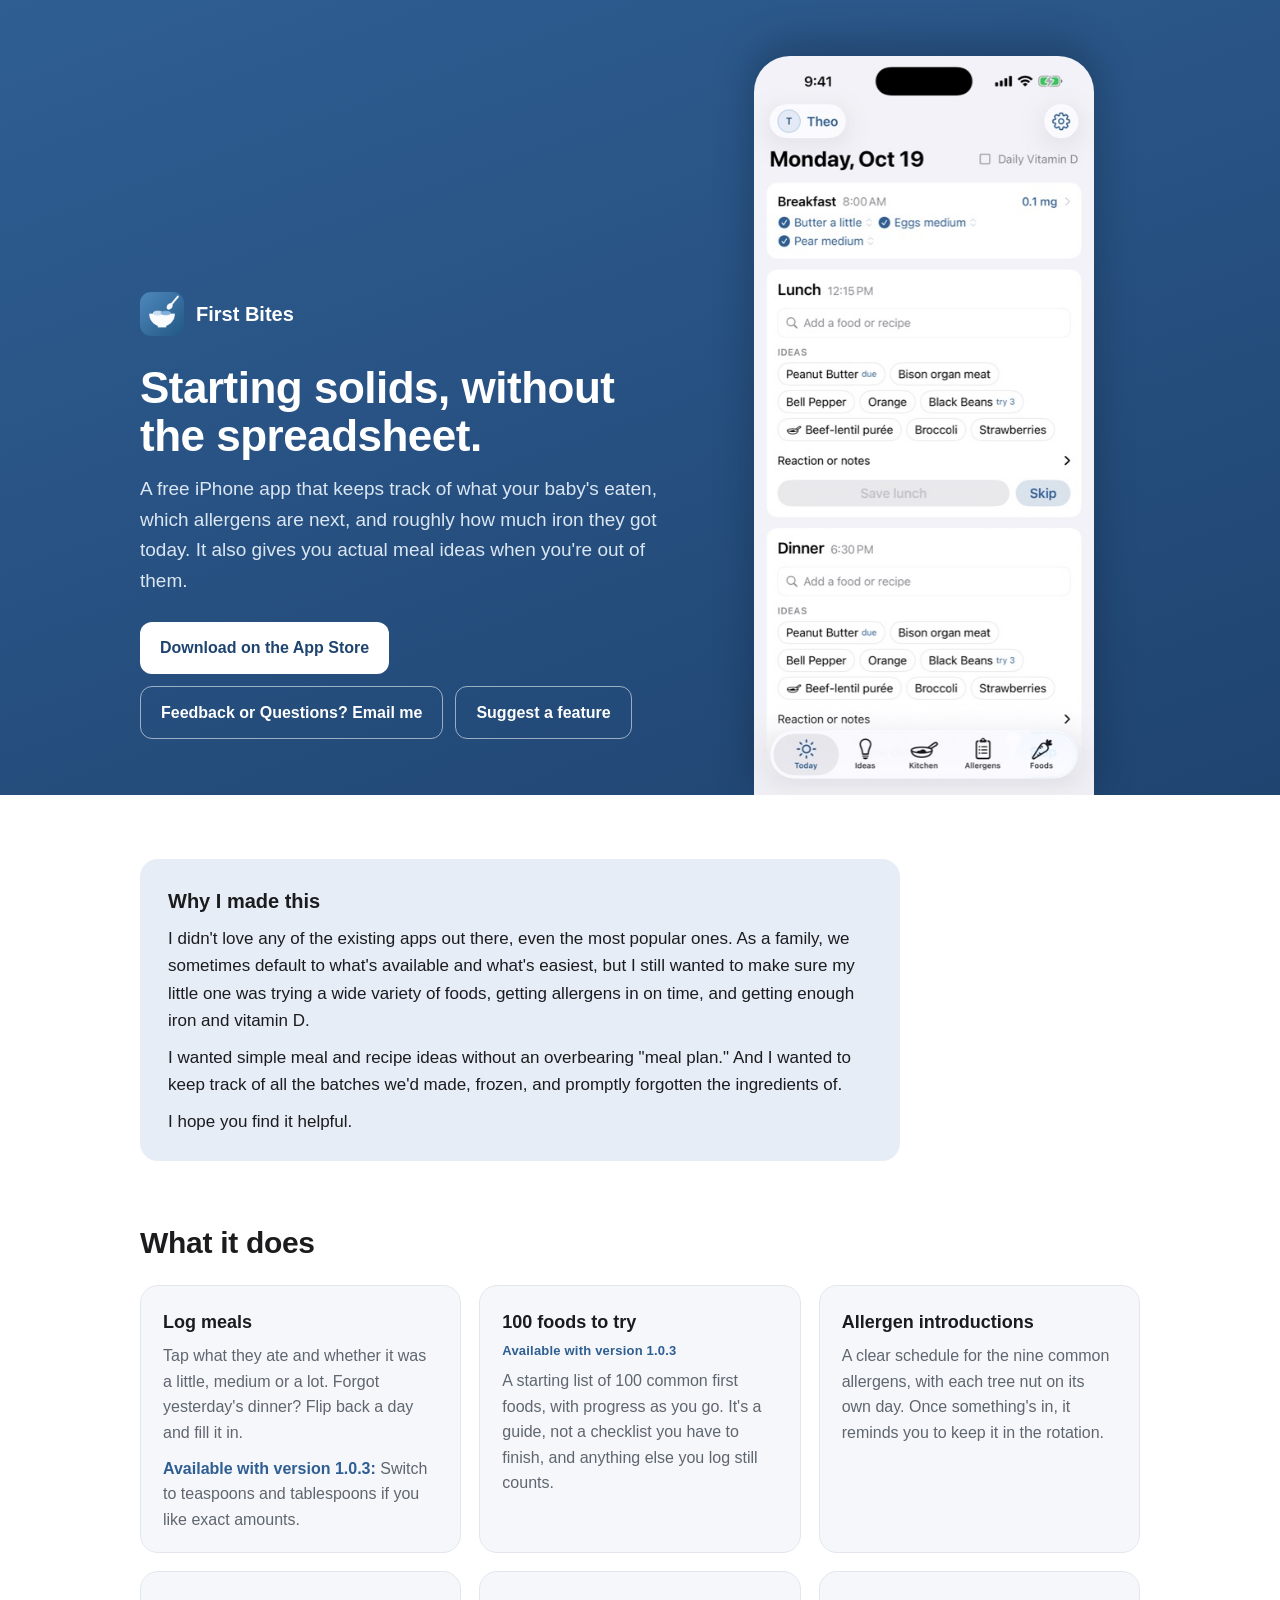
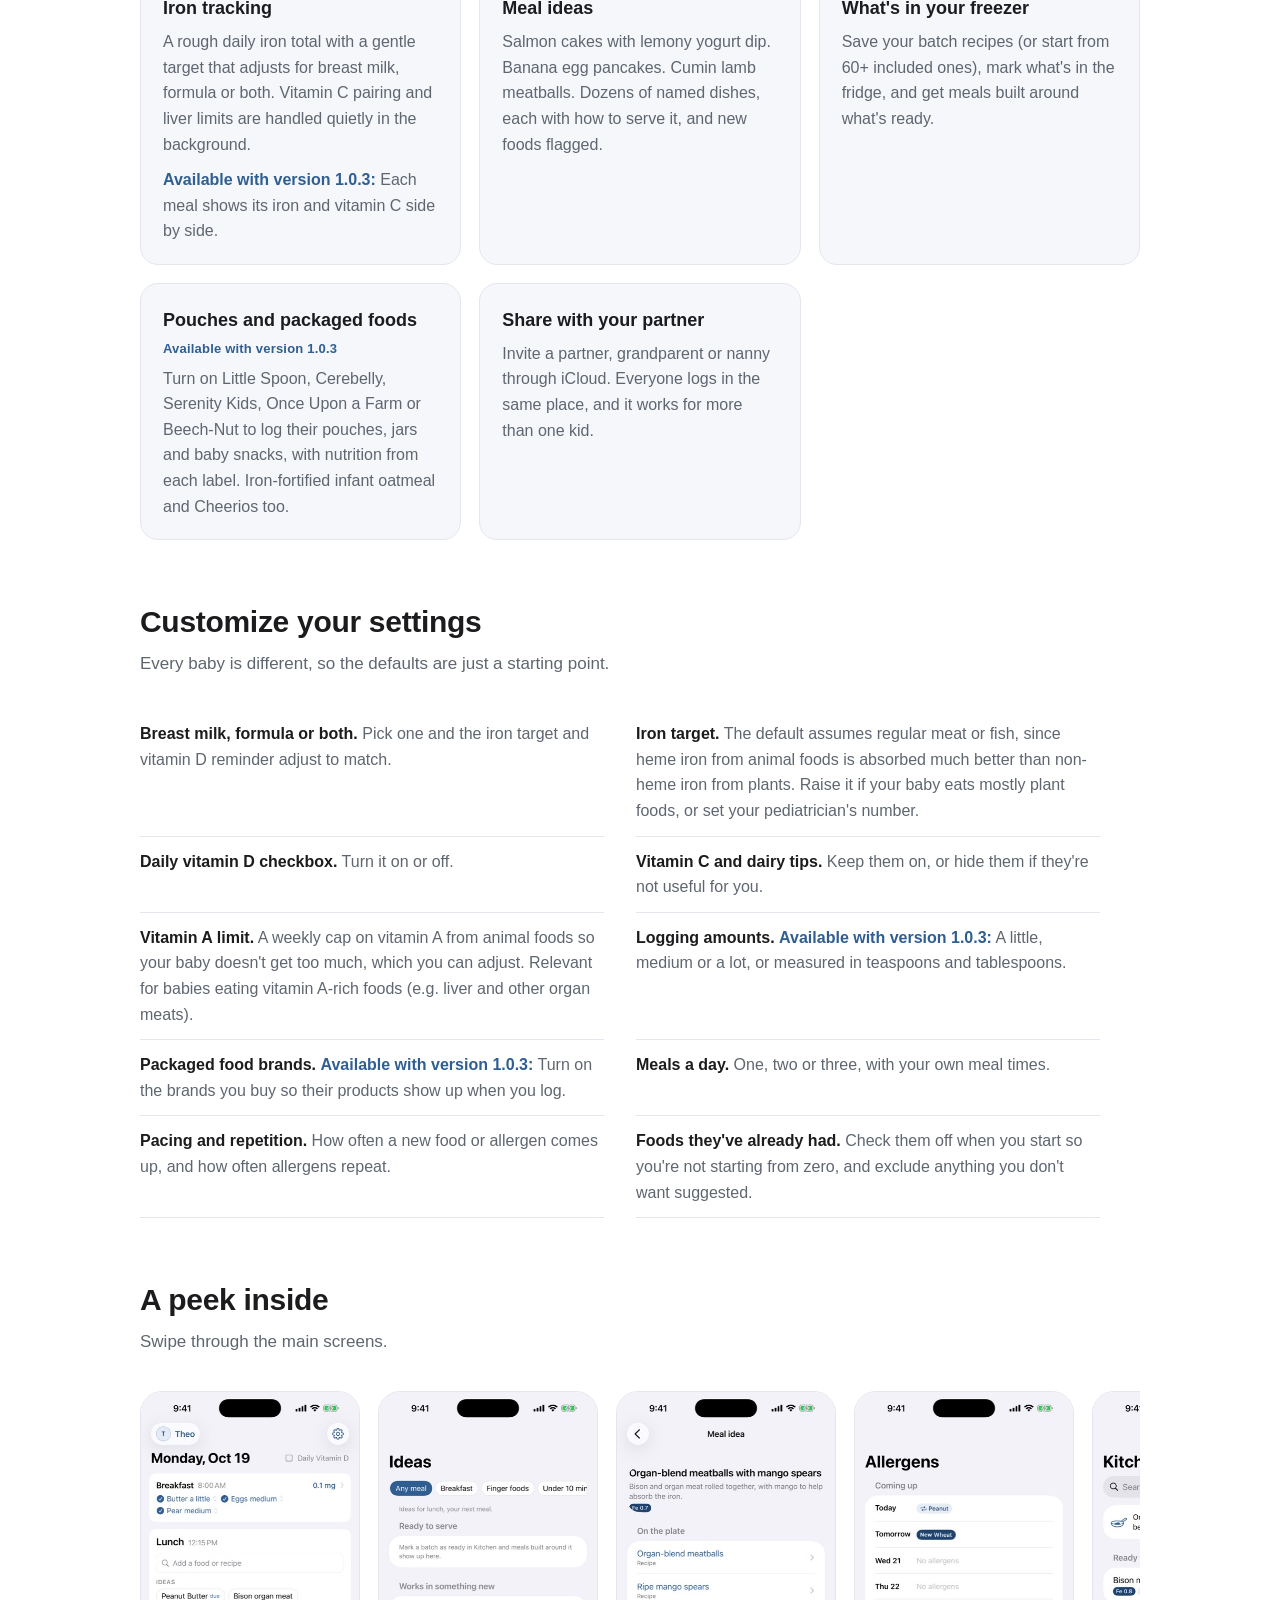
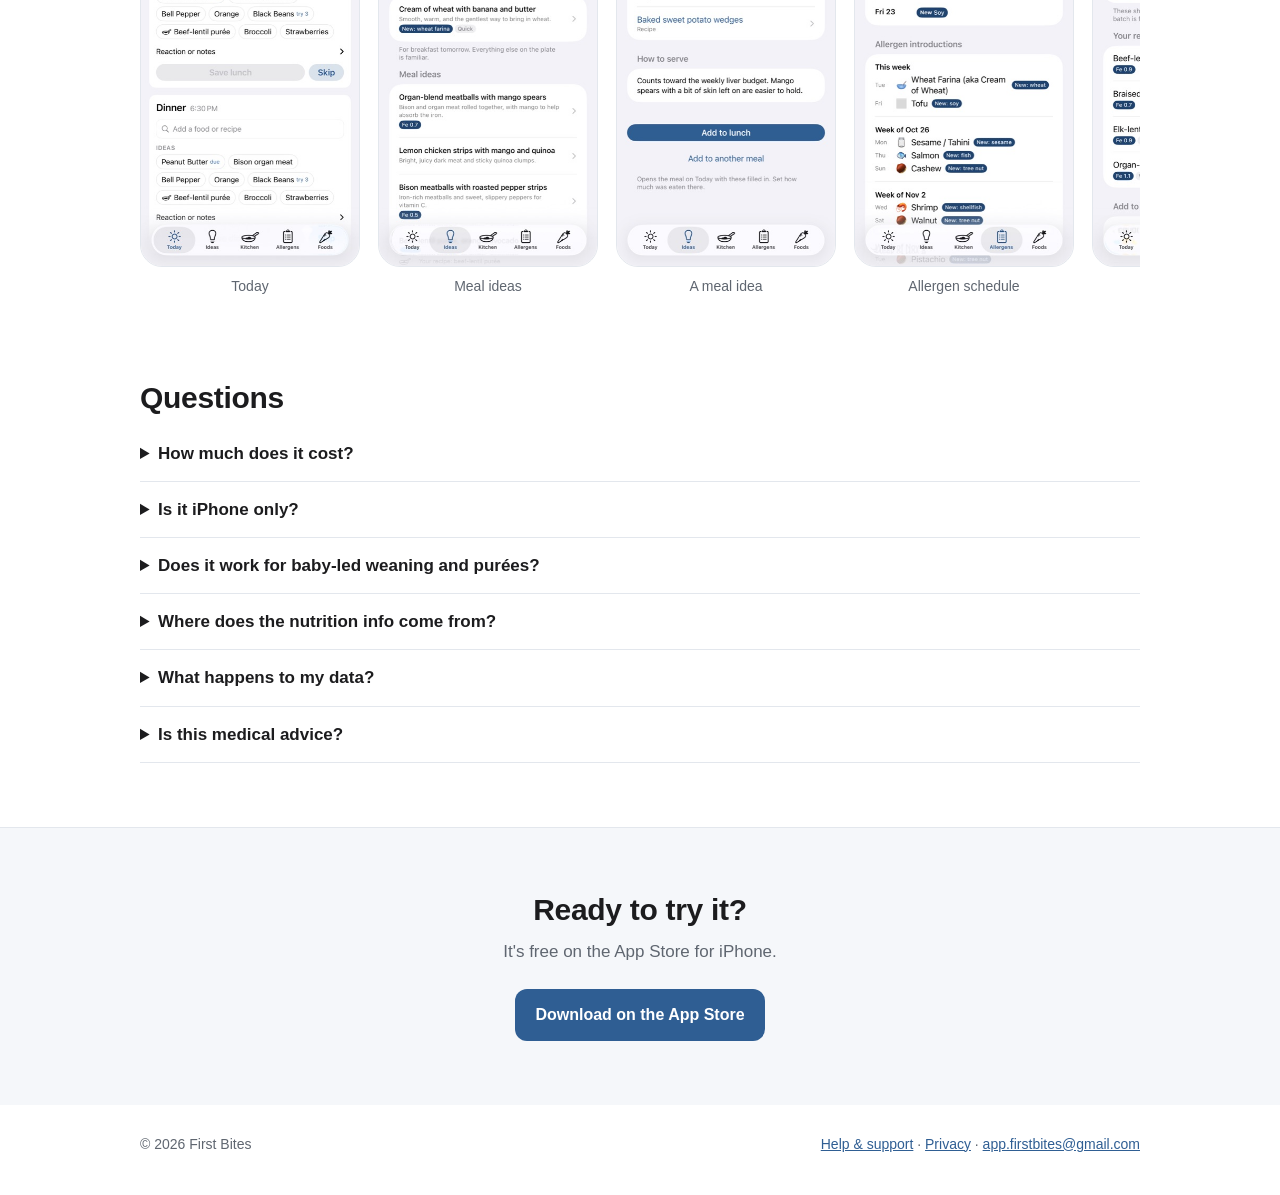
<file: index.html>
<!doctype html>
<html lang="en">
<head>
<meta charset="utf-8">
<meta name="viewport" content="width=device-width,initial-scale=1">
<title>First Bites</title>
<meta name="description" content="A gentle iPhone app for starting solids: log meals in seconds, introduce allergens one at a time, keep an eye on iron, and get real meal ideas.">
<meta property="og:title" content="First Bites: starting solids, without the spreadsheet">
<meta property="og:description" content="Log meals in seconds, introduce allergens one at a time, keep an eye on iron, and get real meal ideas. Free for iPhone.">
<meta property="og:image" content="https://elizabethjane.github.io/firstbites/img/1-today.jpg">
<link rel="icon" href="img/icon.png">
<style>
:root{--navy:#2F5E93;--deep:#1F4470;--tint:#E6EDF6;--text:#1c1c1e;--muted:#5f6670;--bg:#fff;--card:#f5f7fa;--line:#e3e7ed}
@media (prefers-color-scheme:dark){:root{--text:#f2f2f7;--muted:#a3a9b2;--bg:#111317;--card:#1a1e24;--tint:#1c2733;--line:#2a3039}}
*{box-sizing:border-box}
body{margin:0;background:var(--bg);color:var(--text);font:17px/1.6 -apple-system,BlinkMacSystemFont,"Segoe UI",Roboto,sans-serif}
a{color:var(--navy)}@media (prefers-color-scheme:dark){a{color:#8fb3dd}}
.wrap{max-width:1040px;margin:0 auto;padding:0 20px}
header.hero{background:linear-gradient(160deg,#2F5E93,#1F4470);color:#fff;padding:56px 0 0;overflow:hidden}
.hero .wrap{display:grid;grid-template-columns:1.1fr .9fr;gap:40px;align-items:end}
.brand{display:flex;align-items:center;gap:12px;font-weight:600;font-size:20px}
.brand img{width:44px;height:44px;border-radius:11px}
.hero h1{font-size:44px;line-height:1.1;margin:28px 0 14px;letter-spacing:-.5px}
.hero p.lede{font-size:19px;color:#dbe6f3;margin:0 0 26px;max-width:32em}
.cta{display:flex;flex-wrap:wrap;gap:12px;align-items:center;margin-bottom:56px}
.btn{display:inline-flex;align-items:center;gap:8px;padding:13px 20px;border-radius:12px;font-weight:600;text-decoration:none;font-size:16px}
.btn.store{background:#fff;color:var(--deep)}
.btn.store[aria-disabled=true]{cursor:default}
.btn.ghost{color:#fff;border:1.5px solid rgba(255,255,255,.55)}
.phone{width:100%;max-width:340px;justify-self:center;border-radius:36px 36px 0 0;box-shadow:0 -10px 40px rgba(0,0,0,.25);display:block}
section{padding:64px 0}
h2{font-size:30px;line-height:1.2;margin:0 0 10px;letter-spacing:-.3px}
.sub{color:var(--muted);margin:0 0 32px;max-width:40em}
.note{background:var(--tint);border-radius:18px;padding:26px 28px;max-width:760px}
.note p{margin:0 0 10px}.note p:last-child{margin:0}
.grid{display:grid;grid-template-columns:repeat(auto-fit,minmax(280px,1fr));gap:18px}
.card{background:var(--card);border:1px solid var(--line);border-radius:18px;padding:22px 22px 20px}
.card h3{margin:0 0 6px;font-size:18px}
.card p.soon-line{margin-top:10px}
.soon{color:var(--navy);font-weight:600}
.card h3 .soon{display:block;margin:4px 0 2px;font-size:13px;letter-spacing:.2px}
@media (prefers-color-scheme:dark){.soon{color:#8fb3dd}}
.card p{margin:0;color:var(--muted);font-size:16px}
.shots{display:flex;gap:18px;overflow-x:auto;padding:4px 2px 18px;scroll-snap-type:x mandatory}
.shots figure{margin:0;flex:0 0 220px;scroll-snap-align:start}
.shots img{width:100%;border-radius:22px;border:1px solid var(--line);display:block}
.shots figcaption{font-size:14px;color:var(--muted);text-align:center;margin-top:8px}
.settings{margin:0;padding:0;list-style:none;display:grid;grid-template-columns:repeat(auto-fit,minmax(340px,1fr));gap:0 32px;max-width:960px}
.settings li{padding:12px 0;border-bottom:1px solid var(--line);color:var(--muted);font-size:16px}
.settings strong{color:var(--text)}
.faq details{border-bottom:1px solid var(--line);padding:14px 0}
.faq summary{cursor:pointer;font-weight:600}
.faq p{margin:8px 0 0;color:var(--muted)}
.signup{text-align:center;background:var(--card);border-top:1px solid var(--line)}
.signup .btn.store{background:var(--navy);color:#fff}
footer{padding:28px 0 40px;color:var(--muted);font-size:14px}
footer .wrap{display:flex;flex-wrap:wrap;gap:8px 20px;justify-content:space-between}
@media (max-width:760px){
  .hero .wrap{grid-template-columns:1fr}
  .hero h1{font-size:34px}
  .phone{max-width:260px}
  .cta{margin-bottom:36px}
  section{padding:48px 0}
}
</style>
</head>
<body>

<header class="hero">
  <div class="wrap">
    <div>
      <div class="brand"><img src="img/icon.png" alt="">First Bites</div>
      <h1>Starting solids, without the spreadsheet.</h1>
      <p class="lede">A free iPhone app that keeps track of what your baby's eaten, which allergens are next, and roughly how much iron they got today. It also gives you actual meal ideas when you're out of them.</p>
      <div class="cta">
        <a class="btn store" href="https://apps.apple.com/us/app/first-bites-baby-led-weaning/id6825008576">Download on the App Store</a>
        <a class="btn ghost" href="mailto:app.firstbites@gmail.com">Feedback or Questions? Email me</a>
        <a class="btn ghost" href="mailto:app.firstbites@gmail.com?subject=First%20Bites%20feature%20request">Suggest a feature</a>
      </div>
    </div>
    <img class="phone" src="img/1-today.jpg" alt="The Today screen in First Bites, showing breakfast logged and lunch ideas">
  </div>
</header>

<section>
  <div class="wrap">
    <div class="note">
      <h3 style="margin:0 0 8px;font-size:20px">Why I made this</h3>
      <p>I didn't love any of the existing apps out there, even the most popular ones. As a family, we sometimes default to what's available and what's easiest, but I still wanted to make sure my little one was trying a wide variety of foods, getting allergens in on time, and getting enough iron and vitamin D.</p>
      <p>I wanted simple meal and recipe ideas without an overbearing "meal plan." And I wanted to keep track of all the batches we'd made, frozen, and promptly forgotten the ingredients of.</p>
      <p>I hope you find it helpful.</p>
    </div>
  </div>
</section>

<section style="padding-top:0">
  <div class="wrap">
    <h2 style="margin-bottom:24px">What it does</h2>
    <div class="grid">
      <div class="card"><h3>Log meals</h3><p>Tap what they ate and whether it was a little, medium or a lot. Forgot yesterday's dinner? Flip back a day and fill it in.</p><p class="soon-line"><span class="soon">Available with version 1.0.3:</span> Switch to teaspoons and tablespoons if you like exact amounts.</p></div>
      <div class="card"><h3>100 foods to try <span class="soon">Available with version 1.0.3</span></h3><p>A starting list of 100 common first foods, with progress as you go. It's a guide, not a checklist you have to finish, and anything else you log still counts.</p></div>
      <div class="card"><h3>Allergen introductions</h3><p>A clear schedule for the nine common allergens, with each tree nut on its own day. Once something's in, it reminds you to keep it in the rotation.</p></div>
      <div class="card"><h3>Iron tracking</h3><p>A rough daily iron total with a gentle target that adjusts for breast milk, formula or both. Vitamin C pairing and liver limits are handled quietly in the background.</p><p class="soon-line"><span class="soon">Available with version 1.0.3:</span> Each meal shows its iron and vitamin C side by side.</p></div>
      <div class="card"><h3>Meal ideas</h3><p>Salmon cakes with lemony yogurt dip. Banana egg pancakes. Cumin lamb meatballs. Dozens of named dishes, each with how to serve it, and new foods flagged.</p></div>
      <div class="card"><h3>What's in your freezer</h3><p>Save your batch recipes (or start from 60+ included ones), mark what's in the fridge, and get meals built around what's ready.</p></div>
      <div class="card"><h3>Pouches and packaged foods <span class="soon">Available with version 1.0.3</span></h3><p>Turn on Little Spoon, Cerebelly, Serenity Kids, Once Upon a Farm or Beech-Nut to log their pouches, jars and baby snacks, with nutrition from each label. Iron-fortified infant oatmeal and Cheerios too.</p></div>
      <div class="card"><h3>Share with your partner</h3><p>Invite a partner, grandparent or nanny through iCloud. Everyone logs in the same place, and it works for more than one kid.</p></div>
    </div>
  </div>
</section>

<section style="padding-top:0">
  <div class="wrap">
    <h2>Customize your settings</h2>
    <p class="sub">Every baby is different, so the defaults are just a starting point.</p>
    <ul class="settings">
      <li><strong>Breast milk, formula or both.</strong> Pick one and the iron target and vitamin D reminder adjust to match.</li>
      <li><strong>Iron target.</strong> The default assumes regular meat or fish, since heme iron from animal foods is absorbed much better than non-heme iron from plants. Raise it if your baby eats mostly plant foods, or set your pediatrician's number.</li>
      <li><strong>Daily vitamin D checkbox.</strong> Turn it on or off.</li>
      <li><strong>Vitamin C and dairy tips.</strong> Keep them on, or hide them if they're not useful for you.</li>
      <li><strong>Vitamin A limit.</strong> A weekly cap on vitamin A from animal foods so your baby doesn't get too much, which you can adjust. Relevant for babies eating vitamin A-rich foods (e.g. liver and other organ meats).</li>
      <li><strong>Logging amounts.</strong> <span class="soon">Available with version 1.0.3:</span> A little, medium or a lot, or measured in teaspoons and tablespoons.</li>
      <li><strong>Packaged food brands.</strong> <span class="soon">Available with version 1.0.3:</span> Turn on the brands you buy so their products show up when you log.</li>
      <li><strong>Meals a day.</strong> One, two or three, with your own meal times.</li>
      <li><strong>Pacing and repetition.</strong> How often a new food or allergen comes up, and how often allergens repeat.</li>
      <li><strong>Foods they've already had.</strong> Check them off when you start so you're not starting from zero, and exclude anything you don't want suggested.</li>
    </ul>
  </div>
</section>

<section style="padding-top:0">
  <div class="wrap">
    <h2>A peek inside</h2>
    <p class="sub">Swipe through the main screens.</p>
    <div class="shots">
      <figure><img src="img/1-today.jpg" alt="Today screen" loading="lazy"><figcaption>Today</figcaption></figure>
      <figure><img src="img/2-ideas.jpg" alt="Meal ideas" loading="lazy"><figcaption>Meal ideas</figcaption></figure>
      <figure><img src="img/3-meal.jpg" alt="A meal idea with how to serve it" loading="lazy"><figcaption>A meal idea</figcaption></figure>
      <figure><img src="img/4-allergens.jpg" alt="Allergen schedule" loading="lazy"><figcaption>Allergen schedule</figcaption></figure>
      <figure><img src="img/5-kitchen.jpg" alt="Kitchen with batch recipes" loading="lazy"><figcaption>Your kitchen</figcaption></figure>
      <figure><img src="img/6-foods.jpg" alt="Every food tried, with how often" loading="lazy"><figcaption>Foods tried</figcaption></figure>
    </div>
  </div>
</section>

<section style="padding-top:0">
  <div class="wrap faq">
    <h2>Questions</h2>
    <details><summary>How much does it cost?</summary><p>It's free. No subscription and no ads.</p></details>
    <details><summary>Is it iPhone only?</summary><p>For now, yes. It works on iPhones running iOS 17 or later.</p></details>
    <details><summary>Does it work for baby-led weaning and purées?</summary><p>Both. Meal ideas are tagged for finger foods, and spoon foods are in there too.</p></details>
    <details><summary>Where does the nutrition info come from?</summary><p>For whole foods, the USDA's FoodData Central database, the U.S. government's nutrient database. For pouches, jars and other packaged foods, each product's Nutrition Facts label. Labels rarely list vitamin C, so for those it's estimated from the ingredients, allowing for what heat processing destroys. The numbers are a rough guide, not a lab measurement.</p></details>
    <details><summary>What happens to my data?</summary><p>It stays on your phone and in your own iCloud, shared only with people you invite. No accounts, no tracking, nothing sent to us. <a href="privacy.html">Privacy policy</a>.</p></details>
    <details><summary>Is this medical advice?</summary><p>No. It's a tracking and planning helper based on published feeding guidance. Your pediatrician knows your baby best, especially around allergies, iron and supplements.</p></details>
  </div>
</section>

<section class="signup">
  <div class="wrap">
    <h2>Ready to try it?</h2>
    <p class="sub" style="margin:0 auto 24px">It's free on the App Store for iPhone.</p>
    <a class="btn store" href="https://apps.apple.com/us/app/first-bites-baby-led-weaning/id6825008576">Download on the App Store</a>
  </div>
</section>

<footer>
  <div class="wrap">
    <span>© 2026 First Bites</span>
    <span><a href="support.html">Help &amp; support</a> · <a href="privacy.html">Privacy</a> · <a href="mailto:app.firstbites@gmail.com">app.firstbites@gmail.com</a></span>
  </div>
</footer>

<script>
// When the App Store link exists, paste it between the quotes and the top button switches over.
const APP_STORE_URL = "https://apps.apple.com/us/app/first-bites-baby-led-weaning/id6825008576";
if (APP_STORE_URL) {
  for (const a of document.querySelectorAll('.btn.store[aria-disabled]')) {
    a.href = APP_STORE_URL; a.textContent = "Download on the App Store"; a.removeAttribute('aria-disabled');
  }
}
</script>
</body>
</html>
</file>
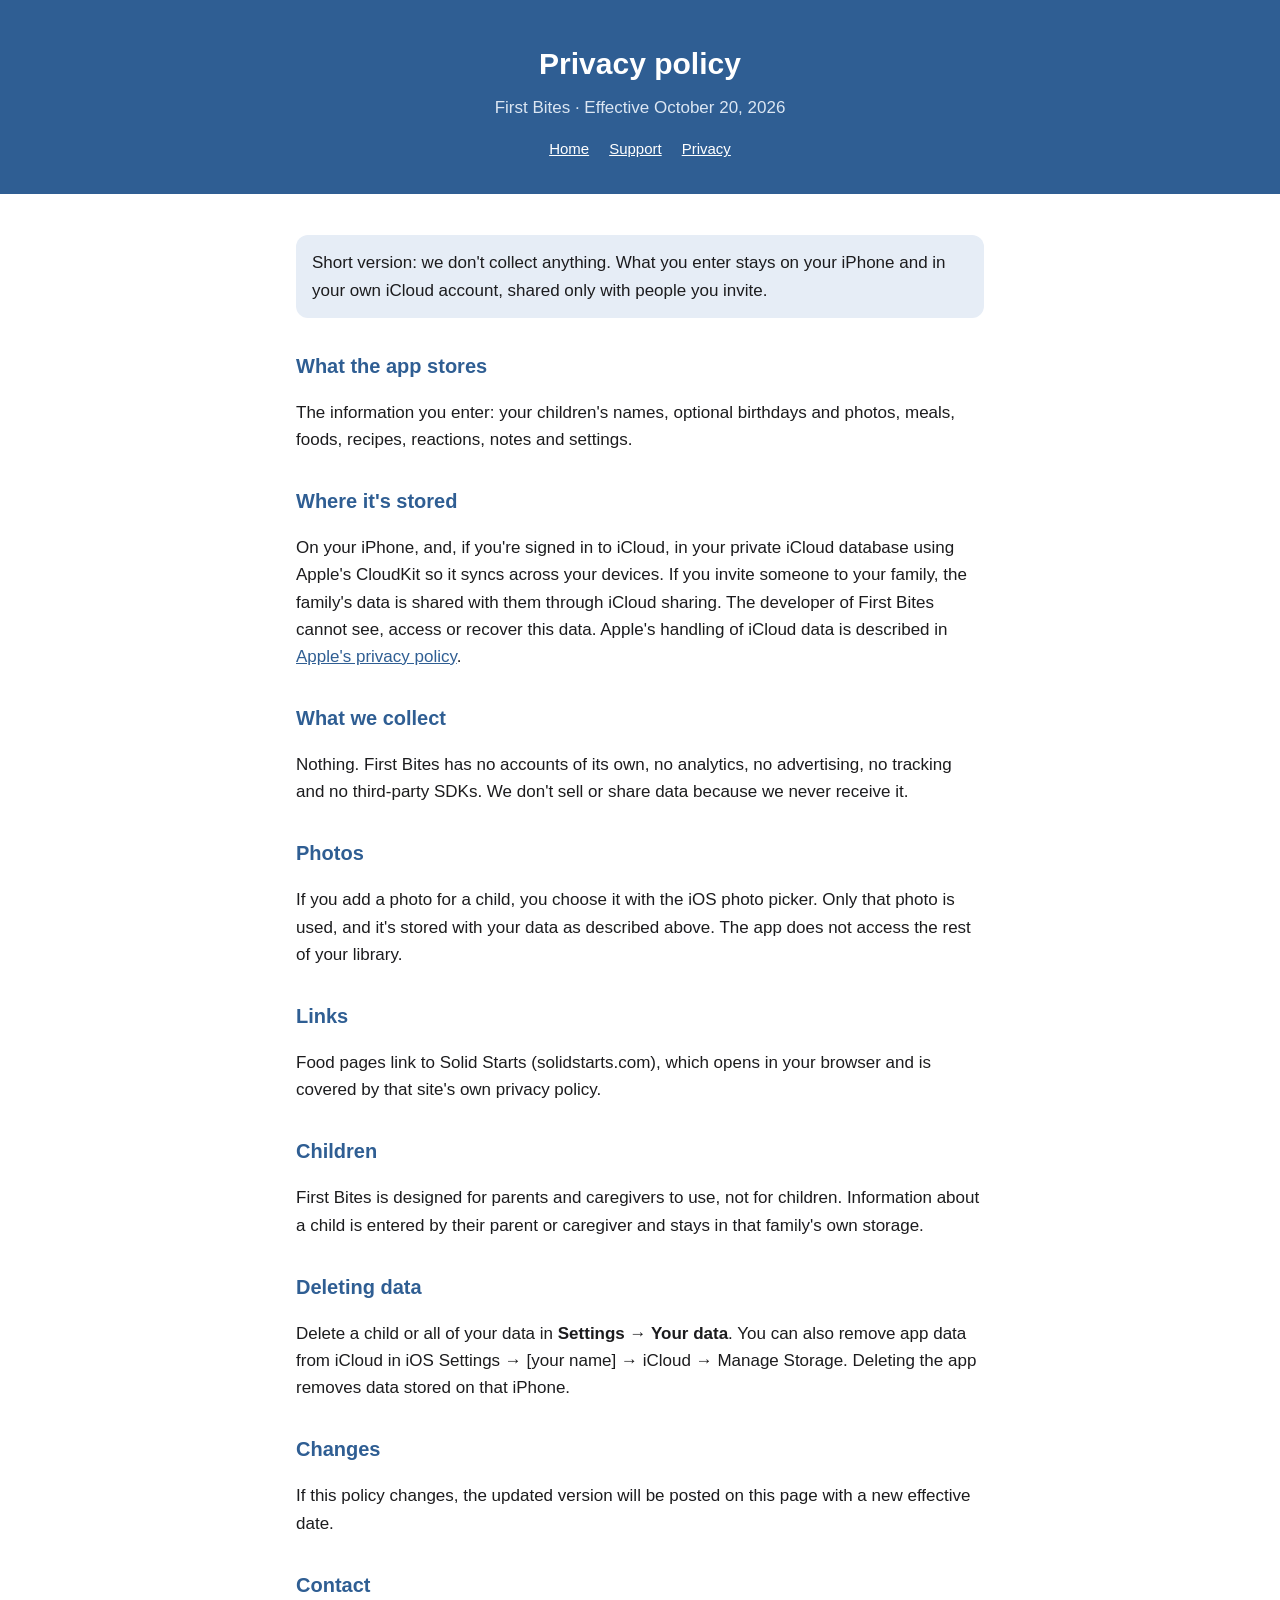
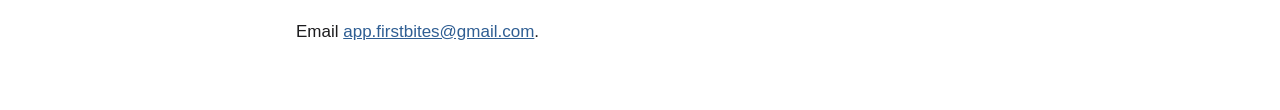
<file: privacy.html>
<!doctype html><html lang="en"><head><meta charset="utf-8"><meta name="viewport" content="width=device-width,initial-scale=1">
<title>First Bites privacy policy</title><link rel="stylesheet" href="style.css"></head><body>
<header><h1>Privacy policy</h1><p>First Bites · Effective October 20, 2026</p><nav><a href="index.html">Home</a><a href="support.html">Support</a><a href="privacy.html">Privacy</a></nav></header>
<main>
<p class="note">Short version: we don't collect anything. What you enter stays on your iPhone and in your own iCloud account, shared only with people you invite.</p>

<h2>What the app stores</h2>
<p>The information you enter: your children's names, optional birthdays and photos, meals, foods, recipes, reactions, notes and settings.</p>

<h2>Where it's stored</h2>
<p>On your iPhone, and, if you're signed in to iCloud, in your private iCloud database using Apple's CloudKit so it syncs across your devices. If you invite someone to your family, the family's data is shared with them through iCloud sharing. The developer of First Bites cannot see, access or recover this data. Apple's handling of iCloud data is described in <a href="https://www.apple.com/legal/privacy/">Apple's privacy policy</a>.</p>

<h2>What we collect</h2>
<p>Nothing. First Bites has no accounts of its own, no analytics, no advertising, no tracking and no third-party SDKs. We don't sell or share data because we never receive it.</p>

<h2>Photos</h2>
<p>If you add a photo for a child, you choose it with the iOS photo picker. Only that photo is used, and it's stored with your data as described above. The app does not access the rest of your library.</p>

<h2>Links</h2>
<p>Food pages link to Solid Starts (solidstarts.com), which opens in your browser and is covered by that site's own privacy policy.</p>

<h2>Children</h2>
<p>First Bites is designed for parents and caregivers to use, not for children. Information about a child is entered by their parent or caregiver and stays in that family's own storage.</p>

<h2>Deleting data</h2>
<p>Delete a child or all of your data in <b>Settings → Your data</b>. You can also remove app data from iCloud in iOS Settings → [your name] → iCloud → Manage Storage. Deleting the app removes data stored on that iPhone.</p>

<h2>Changes</h2>
<p>If this policy changes, the updated version will be posted on this page with a new effective date.</p>

<h2>Contact</h2>
<p>Email <a href="mailto:app.firstbites@gmail.com">app.firstbites@gmail.com</a>.</p>
</main></body></html>
</file>
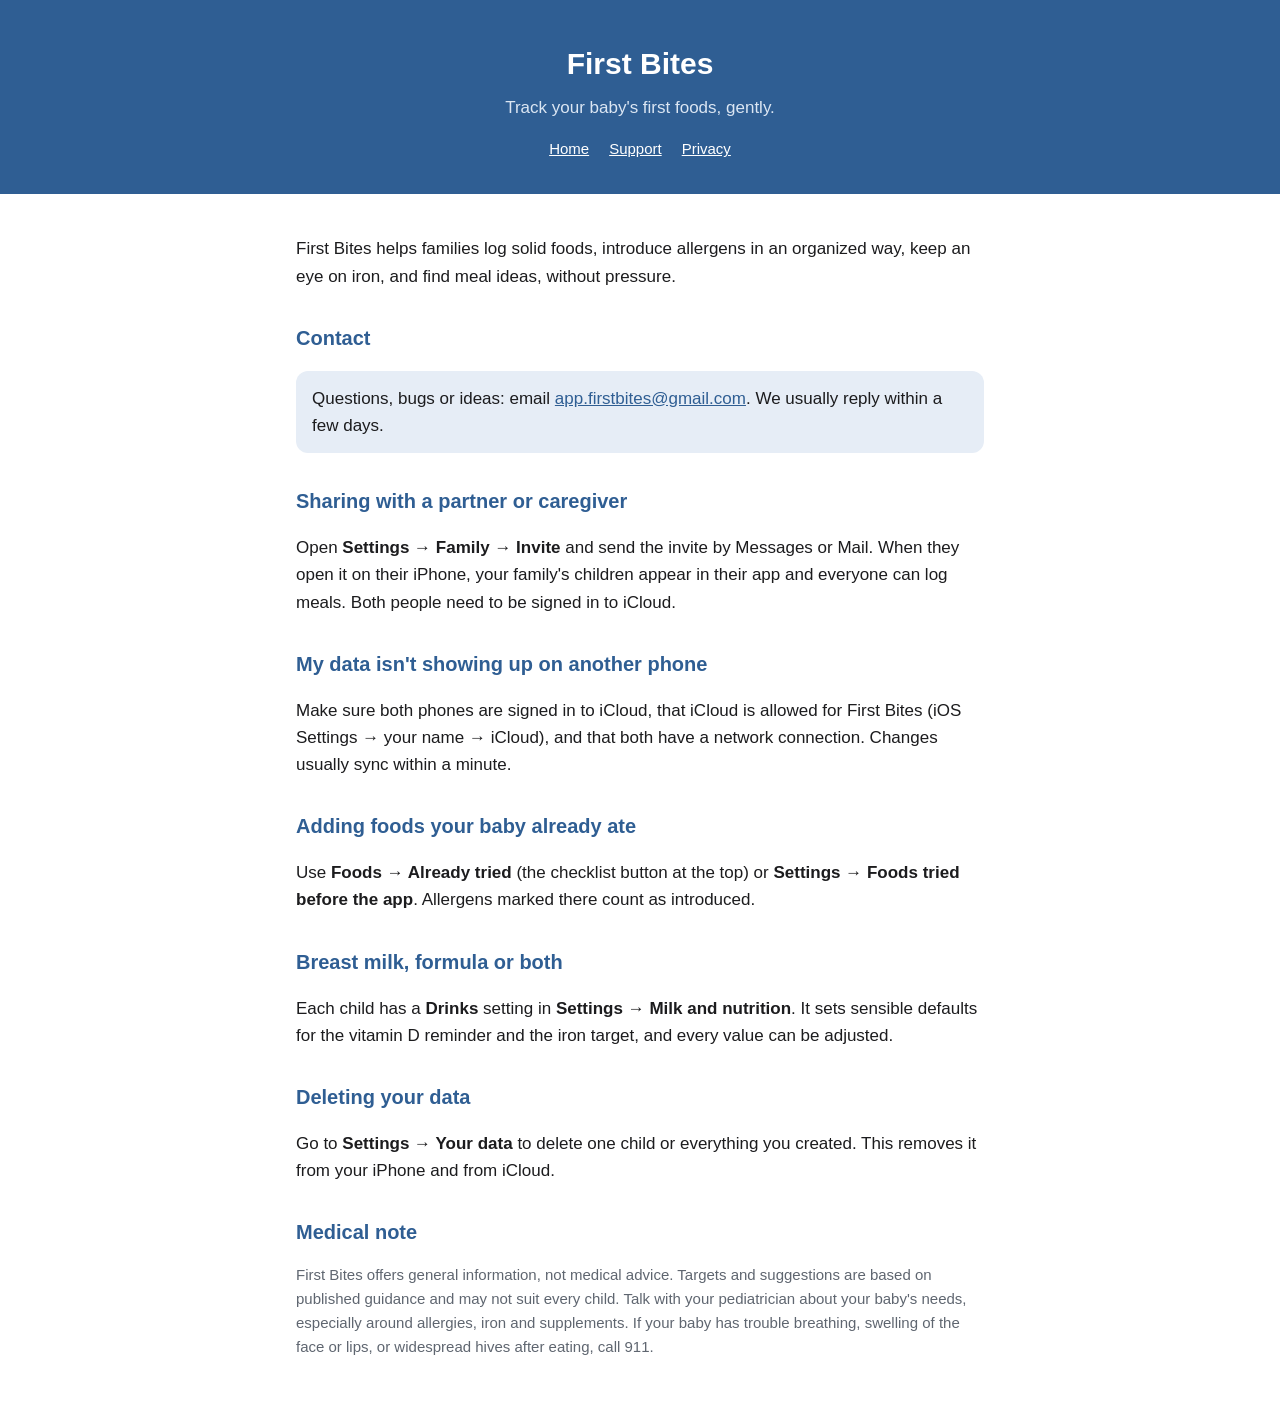
<file: support.html>
<!doctype html><html lang="en"><head><meta charset="utf-8"><meta name="viewport" content="width=device-width,initial-scale=1">
<title>First Bites support</title><link rel="stylesheet" href="style.css"></head><body>
<header><h1>First Bites</h1><p>Track your baby's first foods, gently.</p><nav><a href="index.html">Home</a><a href="support.html">Support</a><a href="privacy.html">Privacy</a></nav></header>
<main>
<p>First Bites helps families log solid foods, introduce allergens in an organized way, keep an eye on iron, and find meal ideas, without pressure.</p>

<h2>Contact</h2>
<p class="note">Questions, bugs or ideas: email <a href="mailto:app.firstbites@gmail.com">app.firstbites@gmail.com</a>. We usually reply within a few days.</p>

<h2>Sharing with a partner or caregiver</h2>
<p>Open <b>Settings → Family → Invite</b> and send the invite by Messages or Mail. When they open it on their iPhone, your family's children appear in their app and everyone can log meals. Both people need to be signed in to iCloud.</p>

<h2>My data isn't showing up on another phone</h2>
<p>Make sure both phones are signed in to iCloud, that iCloud is allowed for First Bites (iOS Settings → your name → iCloud), and that both have a network connection. Changes usually sync within a minute.</p>

<h2>Adding foods your baby already ate</h2>
<p>Use <b>Foods → Already tried</b> (the checklist button at the top) or <b>Settings → Foods tried before the app</b>. Allergens marked there count as introduced.</p>

<h2>Breast milk, formula or both</h2>
<p>Each child has a <b>Drinks</b> setting in <b>Settings → Milk and nutrition</b>. It sets sensible defaults for the vitamin D reminder and the iron target, and every value can be adjusted.</p>

<h2>Deleting your data</h2>
<p>Go to <b>Settings → Your data</b> to delete one child or everything you created. This removes it from your iPhone and from iCloud.</p>

<h2>Medical note</h2>
<p class="muted">First Bites offers general information, not medical advice. Targets and suggestions are based on published guidance and may not suit every child. Talk with your pediatrician about your baby's needs, especially around allergies, iron and supplements. If your baby has trouble breathing, swelling of the face or lips, or widespread hives after eating, call 911.</p>
</main></body></html>
</file>
<file: style.css>
:root{--navy:#2F5E93;--deep:#1F4470;--tint:#E6EDF6;--text:#1c1c1e;--muted:#5f6670;--bg:#fff}
@media (prefers-color-scheme:dark){:root{--text:#f2f2f7;--muted:#a1a7b0;--bg:#121417;--tint:#1d2836}}
*{box-sizing:border-box}body{margin:0;background:var(--bg);color:var(--text);font:17px/1.6 -apple-system,BlinkMacSystemFont,"Segoe UI",Roboto,sans-serif}
header{background:var(--navy);color:#fff;padding:40px 16px 32px;text-align:center}
header h1{margin:0;font-size:30px}header p{margin:6px 0 0;color:#dbe6f3}
main{max-width:720px;margin:0 auto;padding:24px 16px 48px}h2{font-size:20px;margin:32px 0 8px;color:var(--navy)}
@media (prefers-color-scheme:dark){h2{color:#8fb3dd}}a{color:var(--navy)}@media (prefers-color-scheme:dark){a{color:#8fb3dd}}
.note{background:var(--tint);border-radius:12px;padding:14px 16px}.muted{color:var(--muted);font-size:15px}
nav{margin-top:14px}nav a{color:#fff;margin:0 10px;font-size:15px}
</file>
